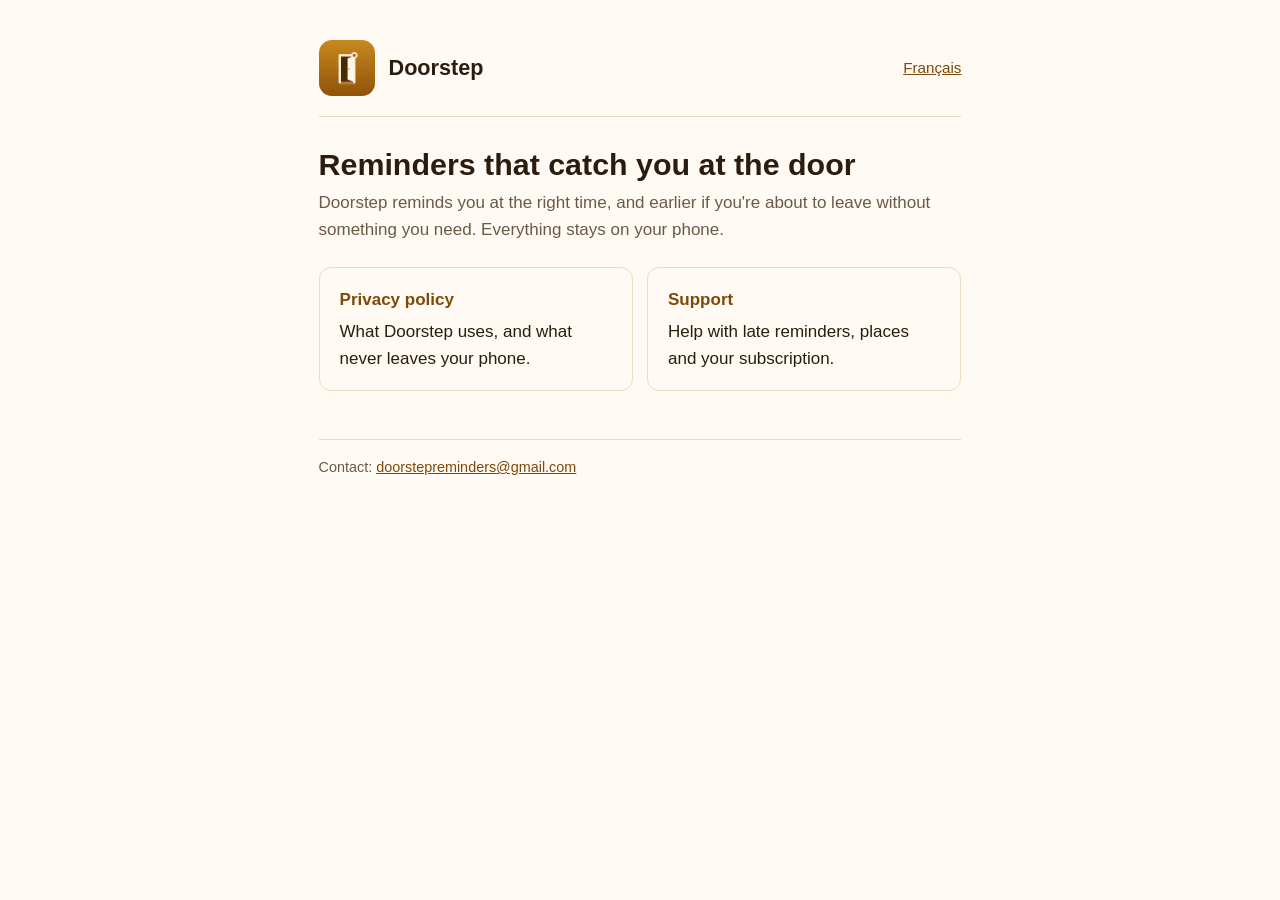
<file: index.html>
<!doctype html>
<html lang="en">
<head>
  <meta charset="utf-8">
  <meta name="viewport" content="width=device-width, initial-scale=1">
  <title>Doorstep</title>
  <meta name="description" content="Doorstep: reminders that catch you at the door. Privacy policy and support.">
  <link rel="icon" href="icon.png">
  <link rel="stylesheet" href="style.css">
</head>
<body>
<main>
  <header class="site">
    <img src="icon.png" alt="">
    <a class="brand" href="./">Doorstep</a>
    <nav><a href="fr.html" lang="fr">Français</a></nav>
  </header>

  <h1>Reminders that catch you at the door</h1>
  <p class="meta">Doorstep reminds you at the right time, and earlier if you're about to leave without something you need. Everything stays on your phone.</p>

  <div class="cards">
    <a href="privacy.html"><strong>Privacy policy</strong>What Doorstep uses, and what never leaves your phone.</a>
    <a href="support.html"><strong>Support</strong>Help with late reminders, places and your subscription.</a>
  </div>

  <footer>Contact: <a href="mailto:doorstepreminders@gmail.com">doorstepreminders@gmail.com</a></footer>
</main>
</body>
</html>
</file>
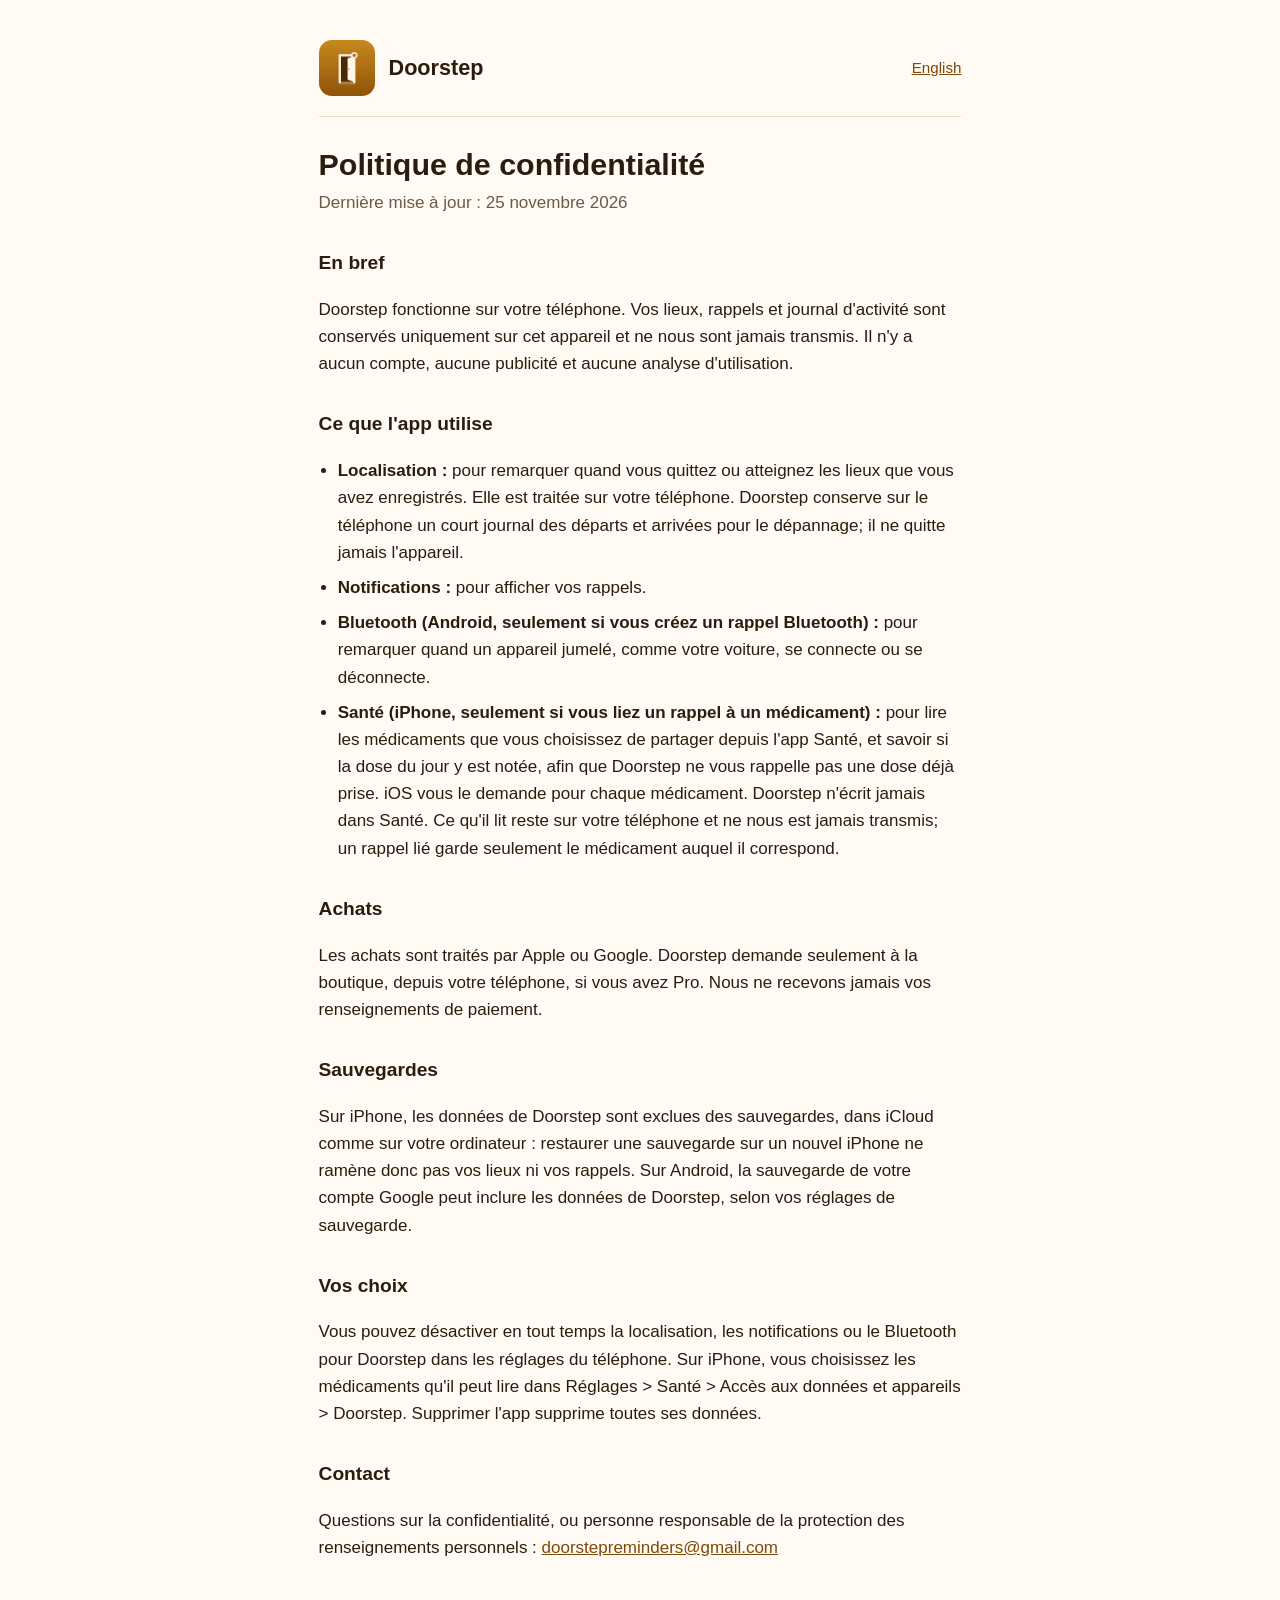
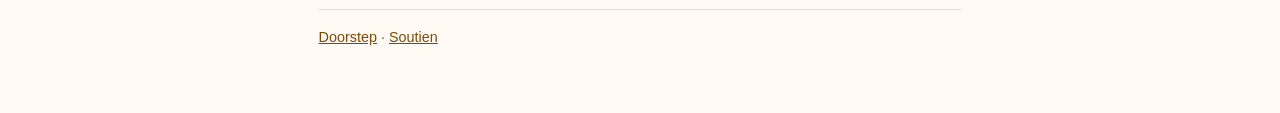
<file: confidentialite.html>
<!doctype html>
<html lang="fr-CA">
<head>
  <meta charset="utf-8">
  <meta name="viewport" content="width=device-width, initial-scale=1">
  <title>Politique de confidentialité de Doorstep</title>
  <link rel="icon" href="icon.png">
  <link rel="stylesheet" href="style.css">
</head>
<body>
<main>
  <header class="site">
    <img src="icon.png" alt="">
    <a class="brand" href="fr.html">Doorstep</a>
    <nav><a href="privacy.html" lang="en">English</a></nav>
  </header>

  <h1>Politique de confidentialité</h1>
  <p class="meta">Dernière mise à jour : 25 novembre 2026</p>

  <h2>En bref</h2>
  <p>Doorstep fonctionne sur votre téléphone. Vos lieux, rappels et journal d'activité sont conservés uniquement sur cet appareil et ne nous sont jamais transmis. Il n'y a aucun compte, aucune publicité et aucune analyse d'utilisation.</p>

  <h2>Ce que l'app utilise</h2>
  <ul>
    <li><strong>Localisation :</strong> pour remarquer quand vous quittez ou atteignez les lieux que vous avez enregistrés. Elle est traitée sur votre téléphone. Doorstep conserve sur le téléphone un court journal des départs et arrivées pour le dépannage; il ne quitte jamais l'appareil.</li>
    <li><strong>Notifications :</strong> pour afficher vos rappels.</li>
    <li><strong>Bluetooth (Android, seulement si vous créez un rappel Bluetooth) :</strong> pour remarquer quand un appareil jumelé, comme votre voiture, se connecte ou se déconnecte.</li>
    <li><strong>Santé (iPhone, seulement si vous liez un rappel à un médicament) :</strong> pour lire les médicaments que vous choisissez de partager depuis l'app Santé, et savoir si la dose du jour y est notée, afin que Doorstep ne vous rappelle pas une dose déjà prise. iOS vous le demande pour chaque médicament. Doorstep n'écrit jamais dans Santé. Ce qu'il lit reste sur votre téléphone et ne nous est jamais transmis; un rappel lié garde seulement le médicament auquel il correspond.</li>
  </ul>

  <h2>Achats</h2>
  <p>Les achats sont traités par Apple ou Google. Doorstep demande seulement à la boutique, depuis votre téléphone, si vous avez Pro. Nous ne recevons jamais vos renseignements de paiement.</p>

  <h2>Sauvegardes</h2>
  <p>Sur iPhone, les données de Doorstep sont exclues des sauvegardes, dans iCloud comme sur votre ordinateur : restaurer une sauvegarde sur un nouvel iPhone ne ramène donc pas vos lieux ni vos rappels. Sur Android, la sauvegarde de votre compte Google peut inclure les données de Doorstep, selon vos réglages de sauvegarde.</p>

  <h2>Vos choix</h2>
  <p>Vous pouvez désactiver en tout temps la localisation, les notifications ou le Bluetooth pour Doorstep dans les réglages du téléphone. Sur iPhone, vous choisissez les médicaments qu'il peut lire dans Réglages &gt; Santé &gt; Accès aux données et appareils &gt; Doorstep. Supprimer l'app supprime toutes ses données.</p>

  <h2>Contact</h2>
  <p>Questions sur la confidentialité, ou personne responsable de la protection des renseignements personnels : <a href="mailto:doorstepreminders@gmail.com">doorstepreminders@gmail.com</a></p>

  <footer><a href="fr.html">Doorstep</a> · <a href="soutien.html">Soutien</a></footer>
</main>
</body>
</html>
</file>
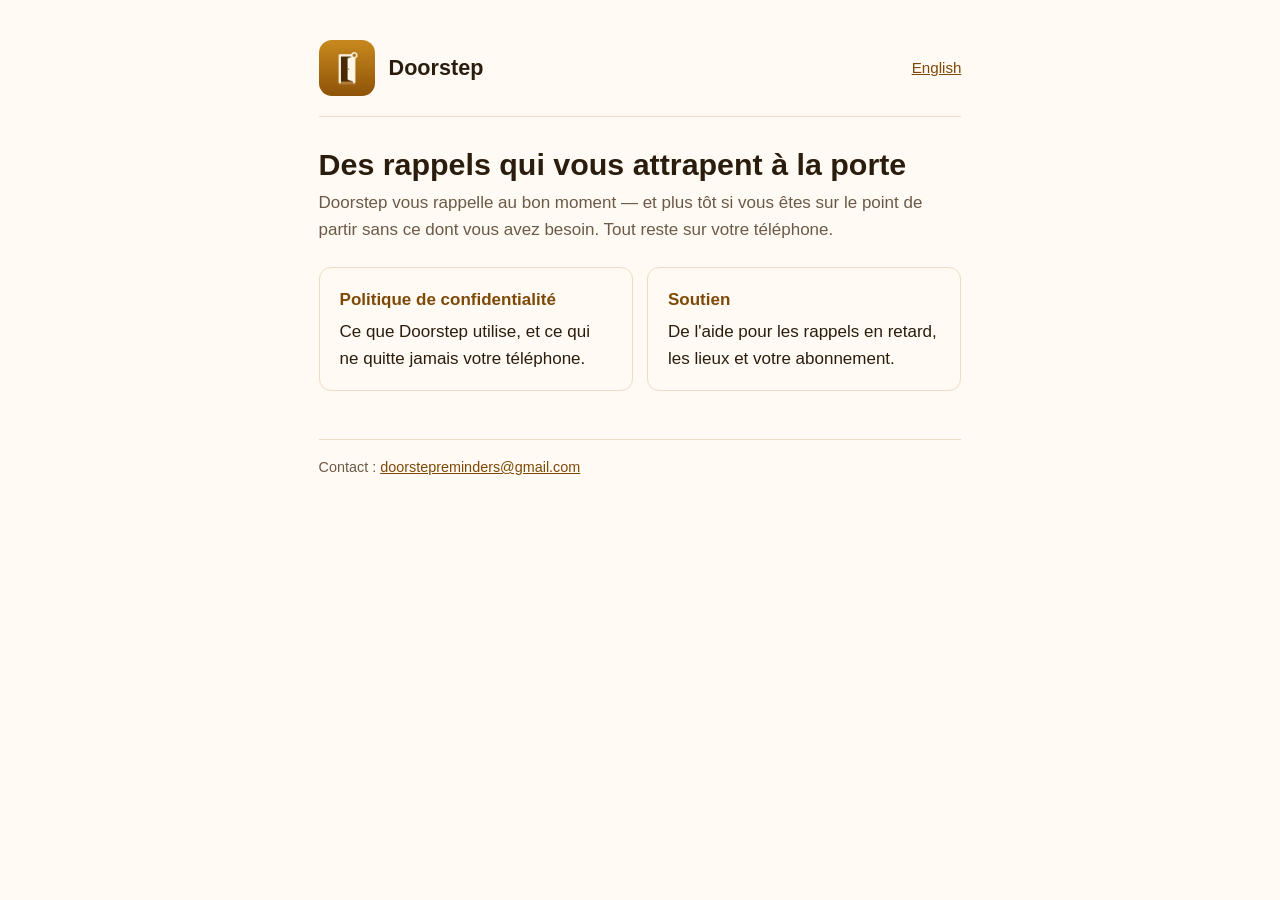
<file: fr.html>
<!doctype html>
<html lang="fr-CA">
<head>
  <meta charset="utf-8">
  <meta name="viewport" content="width=device-width, initial-scale=1">
  <title>Doorstep</title>
  <meta name="description" content="Doorstep : des rappels qui vous attrapent à la porte. Politique de confidentialité et soutien.">
  <link rel="icon" href="icon.png">
  <link rel="stylesheet" href="style.css">
</head>
<body>
<main>
  <header class="site">
    <img src="icon.png" alt="">
    <a class="brand" href="fr.html">Doorstep</a>
    <nav><a href="./" lang="en">English</a></nav>
  </header>

  <h1>Des rappels qui vous attrapent à la porte</h1>
  <p class="meta">Doorstep vous rappelle au bon moment — et plus tôt si vous êtes sur le point de partir sans ce dont vous avez besoin. Tout reste sur votre téléphone.</p>

  <div class="cards">
    <a href="confidentialite.html"><strong>Politique de confidentialité</strong>Ce que Doorstep utilise, et ce qui ne quitte jamais votre téléphone.</a>
    <a href="soutien.html"><strong>Soutien</strong>De l'aide pour les rappels en retard, les lieux et votre abonnement.</a>
  </div>

  <footer>Contact : <a href="mailto:doorstepreminders@gmail.com">doorstepreminders@gmail.com</a></footer>
</main>
</body>
</html>
</file>
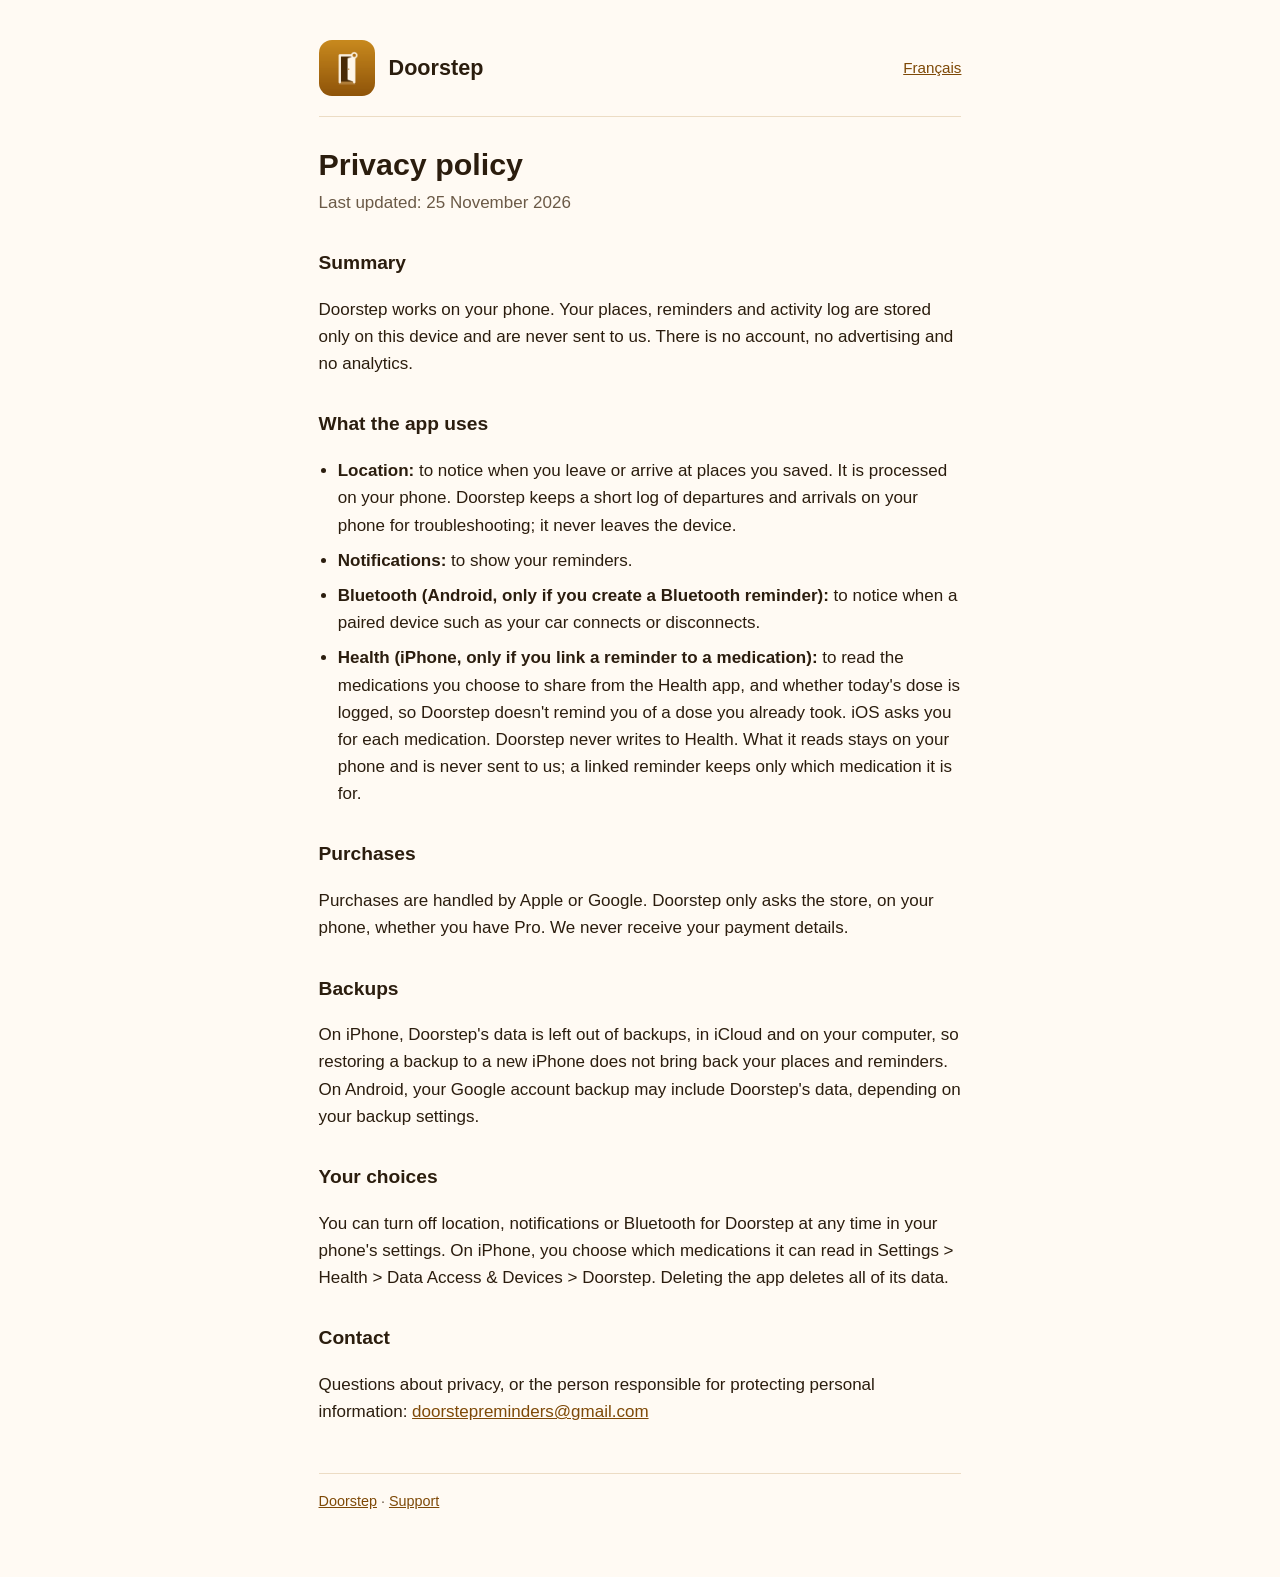
<file: privacy.html>
<!doctype html>
<html lang="en">
<head>
  <meta charset="utf-8">
  <meta name="viewport" content="width=device-width, initial-scale=1">
  <title>Doorstep privacy policy</title>
  <link rel="icon" href="icon.png">
  <link rel="stylesheet" href="style.css">
</head>
<body>
<main>
  <header class="site">
    <img src="icon.png" alt="">
    <a class="brand" href="./">Doorstep</a>
    <nav><a href="confidentialite.html" lang="fr">Français</a></nav>
  </header>

  <h1>Privacy policy</h1>
  <p class="meta">Last updated: 25 November 2026</p>

  <h2>Summary</h2>
  <p>Doorstep works on your phone. Your places, reminders and activity log are stored only on this device and are never sent to us. There is no account, no advertising and no analytics.</p>

  <h2>What the app uses</h2>
  <ul>
    <li><strong>Location:</strong> to notice when you leave or arrive at places you saved. It is processed on your phone. Doorstep keeps a short log of departures and arrivals on your phone for troubleshooting; it never leaves the device.</li>
    <li><strong>Notifications:</strong> to show your reminders.</li>
    <li><strong>Bluetooth (Android, only if you create a Bluetooth reminder):</strong> to notice when a paired device such as your car connects or disconnects.</li>
    <li><strong>Health (iPhone, only if you link a reminder to a medication):</strong> to read the medications you choose to share from the Health app, and whether today's dose is logged, so Doorstep doesn't remind you of a dose you already took. iOS asks you for each medication. Doorstep never writes to Health. What it reads stays on your phone and is never sent to us; a linked reminder keeps only which medication it is for.</li>
  </ul>

  <h2>Purchases</h2>
  <p>Purchases are handled by Apple or Google. Doorstep only asks the store, on your phone, whether you have Pro. We never receive your payment details.</p>

  <h2>Backups</h2>
  <p>On iPhone, Doorstep's data is left out of backups, in iCloud and on your computer, so restoring a backup to a new iPhone does not bring back your places and reminders. On Android, your Google account backup may include Doorstep's data, depending on your backup settings.</p>

  <h2>Your choices</h2>
  <p>You can turn off location, notifications or Bluetooth for Doorstep at any time in your phone's settings. On iPhone, you choose which medications it can read in Settings &gt; Health &gt; Data Access &amp; Devices &gt; Doorstep. Deleting the app deletes all of its data.</p>

  <h2>Contact</h2>
  <p>Questions about privacy, or the person responsible for protecting personal information: <a href="mailto:doorstepreminders@gmail.com">doorstepreminders@gmail.com</a></p>

  <footer><a href="./">Doorstep</a> · <a href="support.html">Support</a></footer>
</main>
</body>
</html>
</file>
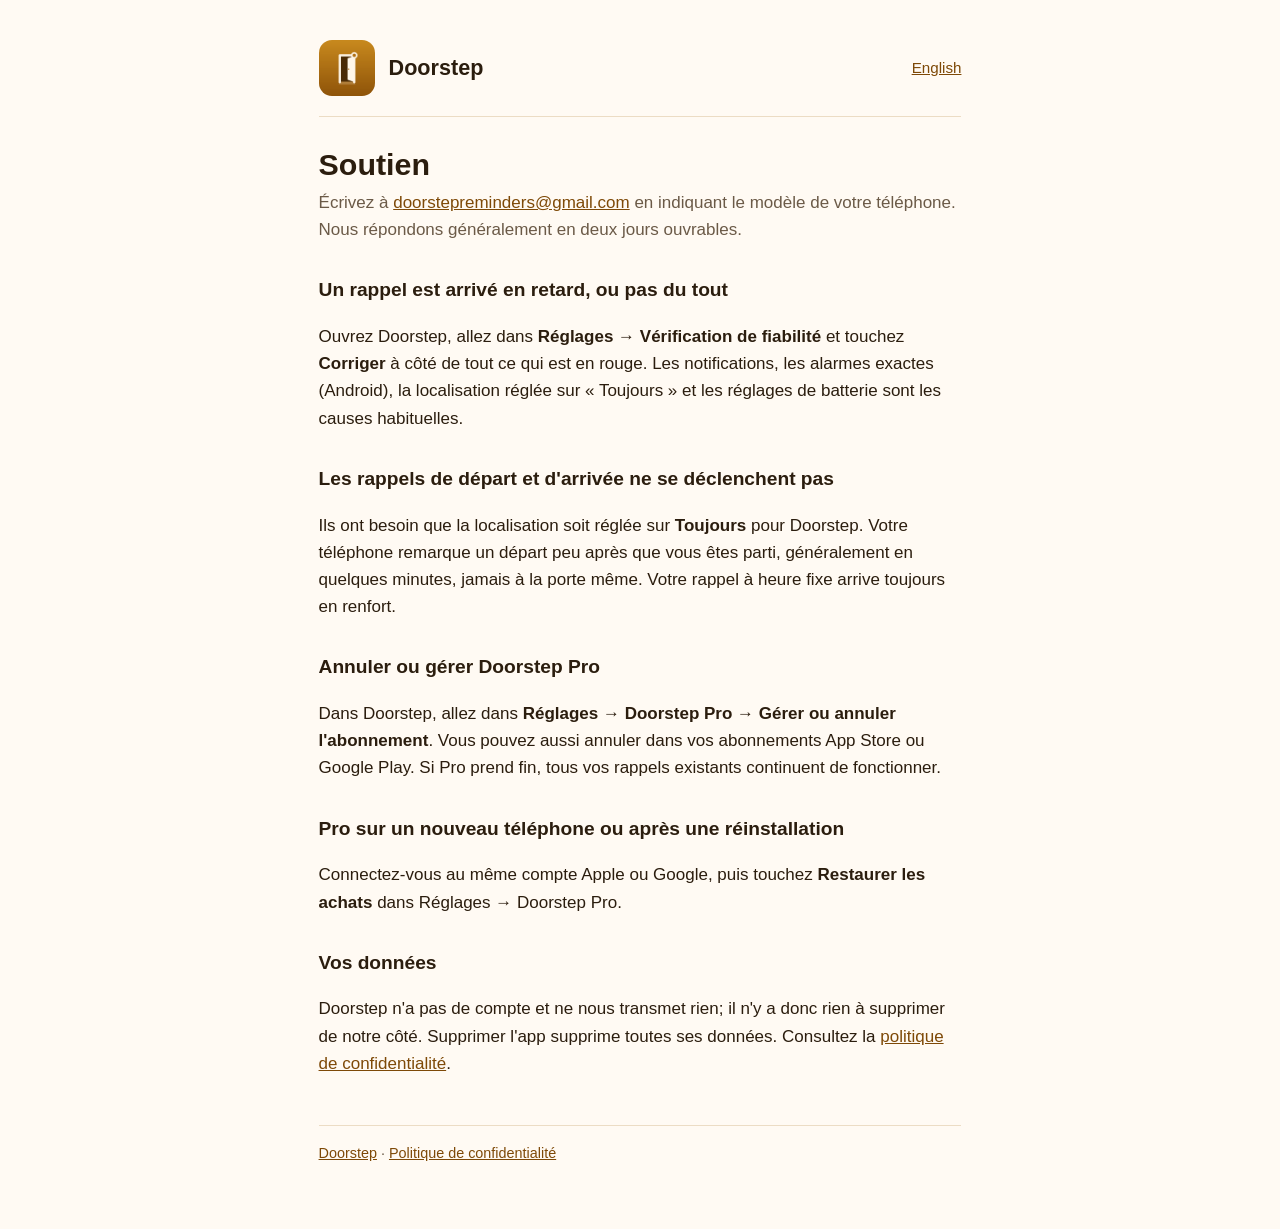
<file: soutien.html>
<!doctype html>
<html lang="fr-CA">
<head>
  <meta charset="utf-8">
  <meta name="viewport" content="width=device-width, initial-scale=1">
  <title>Soutien Doorstep</title>
  <link rel="icon" href="icon.png">
  <link rel="stylesheet" href="style.css">
</head>
<body>
<main>
  <header class="site">
    <img src="icon.png" alt="">
    <a class="brand" href="fr.html">Doorstep</a>
    <nav><a href="support.html" lang="en">English</a></nav>
  </header>

  <h1>Soutien</h1>
  <p class="meta">Écrivez à <a href="mailto:doorstepreminders@gmail.com">doorstepreminders@gmail.com</a> en indiquant le modèle de votre téléphone. Nous répondons généralement en deux jours ouvrables.</p>

  <h2>Un rappel est arrivé en retard, ou pas du tout</h2>
  <p>Ouvrez Doorstep, allez dans <strong>Réglages → Vérification de fiabilité</strong> et touchez <strong>Corriger</strong> à côté de tout ce qui est en rouge. Les notifications, les alarmes exactes (Android), la localisation réglée sur « Toujours » et les réglages de batterie sont les causes habituelles.</p>

  <h2>Les rappels de départ et d'arrivée ne se déclenchent pas</h2>
  <p>Ils ont besoin que la localisation soit réglée sur <strong>Toujours</strong> pour Doorstep. Votre téléphone remarque un départ peu après que vous êtes parti, généralement en quelques minutes, jamais à la porte même. Votre rappel à heure fixe arrive toujours en renfort.</p>

  <h2>Annuler ou gérer Doorstep Pro</h2>
  <p>Dans Doorstep, allez dans <strong>Réglages → Doorstep Pro → Gérer ou annuler l'abonnement</strong>. Vous pouvez aussi annuler dans vos abonnements App Store ou Google Play. Si Pro prend fin, tous vos rappels existants continuent de fonctionner.</p>

  <h2>Pro sur un nouveau téléphone ou après une réinstallation</h2>
  <p>Connectez-vous au même compte Apple ou Google, puis touchez <strong>Restaurer les achats</strong> dans Réglages → Doorstep Pro.</p>

  <h2>Vos données</h2>
  <p>Doorstep n'a pas de compte et ne nous transmet rien; il n'y a donc rien à supprimer de notre côté. Supprimer l'app supprime toutes ses données. Consultez la <a href="confidentialite.html">politique de confidentialité</a>.</p>

  <footer><a href="fr.html">Doorstep</a> · <a href="confidentialite.html">Politique de confidentialité</a></footer>
</main>
</body>
</html>
</file>
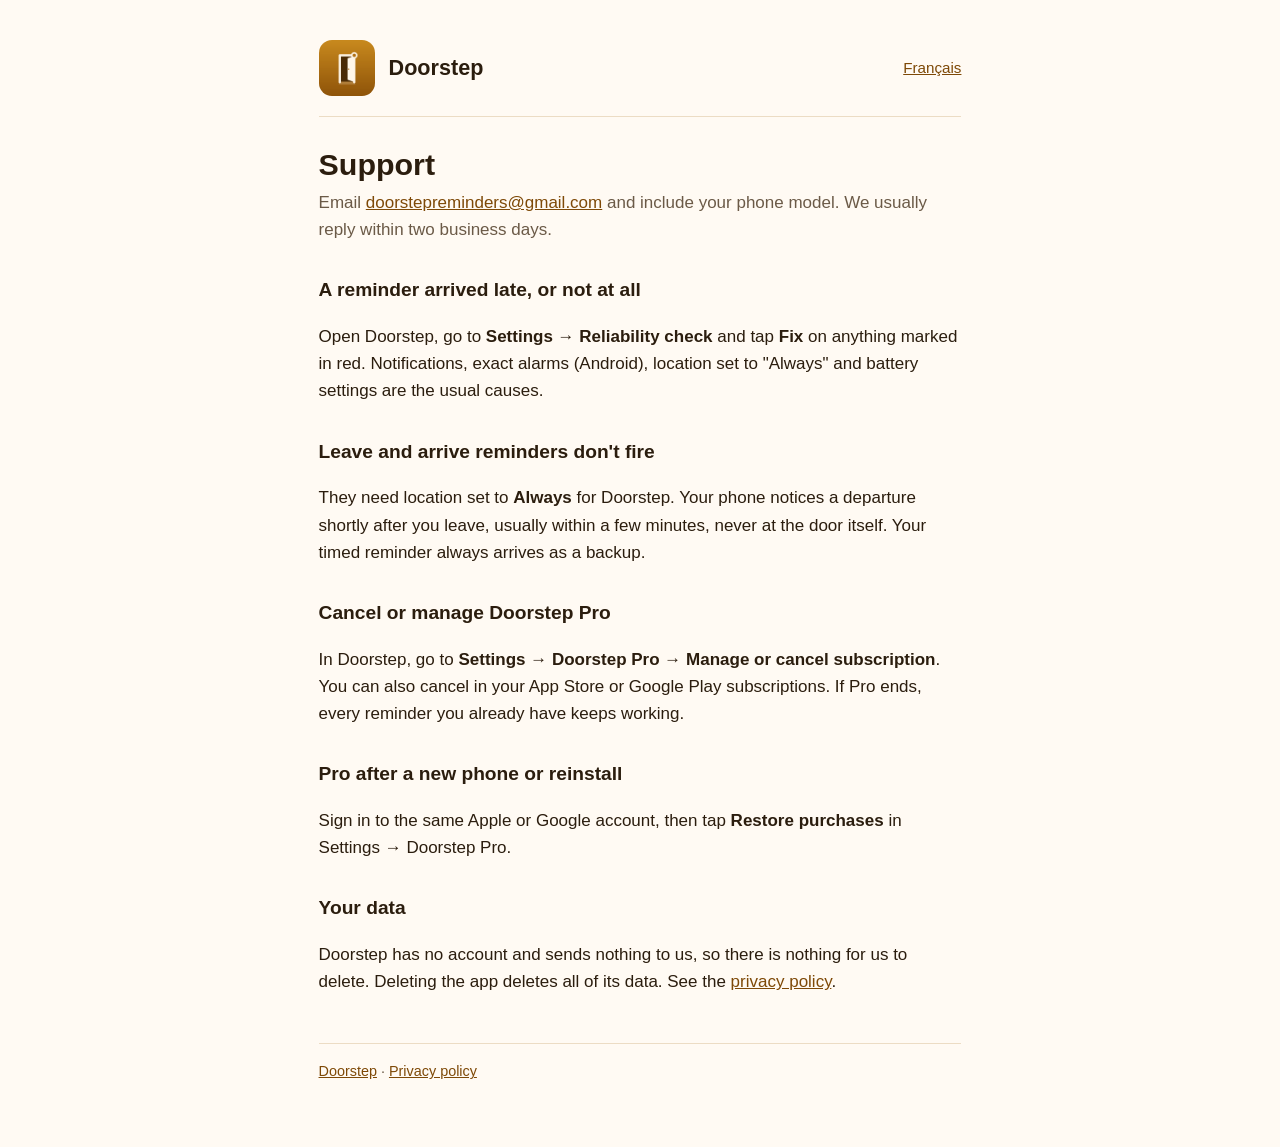
<file: support.html>
<!doctype html>
<html lang="en">
<head>
  <meta charset="utf-8">
  <meta name="viewport" content="width=device-width, initial-scale=1">
  <title>Doorstep support</title>
  <link rel="icon" href="icon.png">
  <link rel="stylesheet" href="style.css">
</head>
<body>
<main>
  <header class="site">
    <img src="icon.png" alt="">
    <a class="brand" href="./">Doorstep</a>
    <nav><a href="soutien.html" lang="fr">Français</a></nav>
  </header>

  <h1>Support</h1>
  <p class="meta">Email <a href="mailto:doorstepreminders@gmail.com">doorstepreminders@gmail.com</a> and include your phone model. We usually reply within two business days.</p>

  <h2>A reminder arrived late, or not at all</h2>
  <p>Open Doorstep, go to <strong>Settings → Reliability check</strong> and tap <strong>Fix</strong> on anything marked in red. Notifications, exact alarms (Android), location set to "Always" and battery settings are the usual causes.</p>

  <h2>Leave and arrive reminders don't fire</h2>
  <p>They need location set to <strong>Always</strong> for Doorstep. Your phone notices a departure shortly after you leave, usually within a few minutes, never at the door itself. Your timed reminder always arrives as a backup.</p>

  <h2>Cancel or manage Doorstep Pro</h2>
  <p>In Doorstep, go to <strong>Settings → Doorstep Pro → Manage or cancel subscription</strong>. You can also cancel in your App Store or Google Play subscriptions. If Pro ends, every reminder you already have keeps working.</p>

  <h2>Pro after a new phone or reinstall</h2>
  <p>Sign in to the same Apple or Google account, then tap <strong>Restore purchases</strong> in Settings → Doorstep Pro.</p>

  <h2>Your data</h2>
  <p>Doorstep has no account and sends nothing to us, so there is nothing for us to delete. Deleting the app deletes all of its data. See the <a href="privacy.html">privacy policy</a>.</p>

  <footer><a href="./">Doorstep</a> · <a href="privacy.html">Privacy policy</a></footer>
</main>
</body>
</html>
</file>
<file: style.css>
:root {
  --ink: #2b1d0e;
  --muted: #6b5a47;
  --paper: #fffaf3;
  --rule: #ecdcc4;
  --brand: #b06e0e;
  --brand-dark: #7e4907;
}

@media (prefers-color-scheme: dark) {
  :root {
    --ink: #f6ead8;
    --muted: #c7b39a;
    --paper: #1a130b;
    --rule: #3a2b19;
    --brand: #e0a44a;
    --brand-dark: #e0a44a;
  }
}

* { box-sizing: border-box; }

body {
  margin: 0;
  padding-inline: 20px;
  background: var(--paper);
  color: var(--ink);
  font: 17px/1.6 -apple-system, BlinkMacSystemFont, "Segoe UI", Roboto, Helvetica, Arial, sans-serif;
}

main { max-width: 68ch; margin: 0 auto; padding-block: 40px 64px; }

header.site {
  display: flex;
  align-items: center;
  gap: 14px;
  padding-bottom: 20px;
  border-bottom: 1px solid var(--rule);
  margin-bottom: 28px;
}
header.site img { width: 56px; height: 56px; border-radius: 13px; }
header.site a.brand { color: var(--ink); text-decoration: none; font-weight: 700; font-size: 1.35rem; }
header.site nav { margin-left: auto; font-size: 0.95rem; }

h1 { font-size: 1.9rem; line-height: 1.25; margin: 0 0 6px; text-wrap: balance; }
h2 { font-size: 1.2rem; margin: 32px 0 8px; }
p, li { max-width: 68ch; }
ul { padding-left: 1.2rem; }
li { margin-bottom: 8px; }

.meta { color: var(--muted); margin: 0 0 24px; }
a { color: var(--brand-dark); }
a:focus-visible { outline: 2px solid var(--brand); outline-offset: 2px; }

.cards { display: grid; gap: 14px; grid-template-columns: repeat(auto-fit, minmax(220px, 1fr)); margin-top: 24px; }
.cards a {
  display: block;
  padding: 18px 20px;
  border: 1px solid var(--rule);
  border-radius: 12px;
  text-decoration: none;
  color: var(--ink);
}
.cards a strong { display: block; color: var(--brand-dark); margin-bottom: 4px; }

footer { margin-top: 48px; padding-top: 16px; border-top: 1px solid var(--rule); color: var(--muted); font-size: 0.9rem; }
</file>
